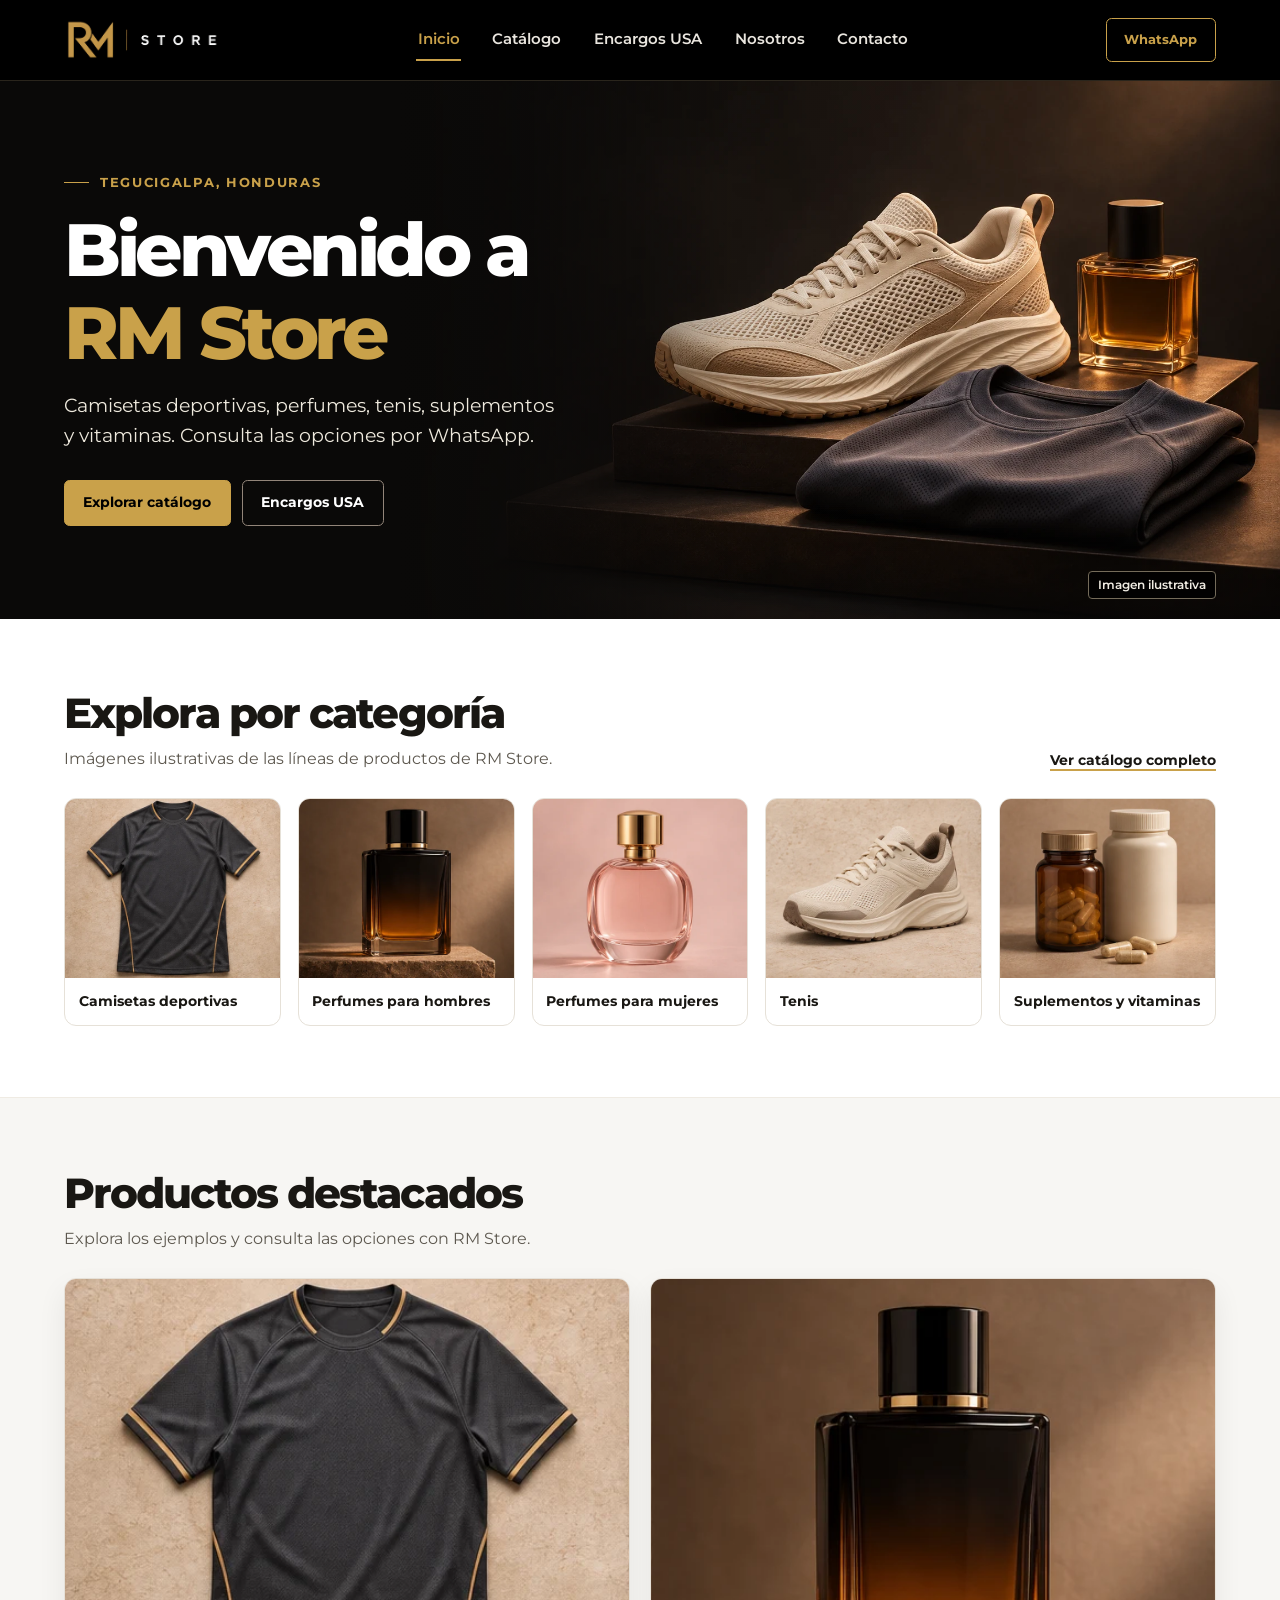
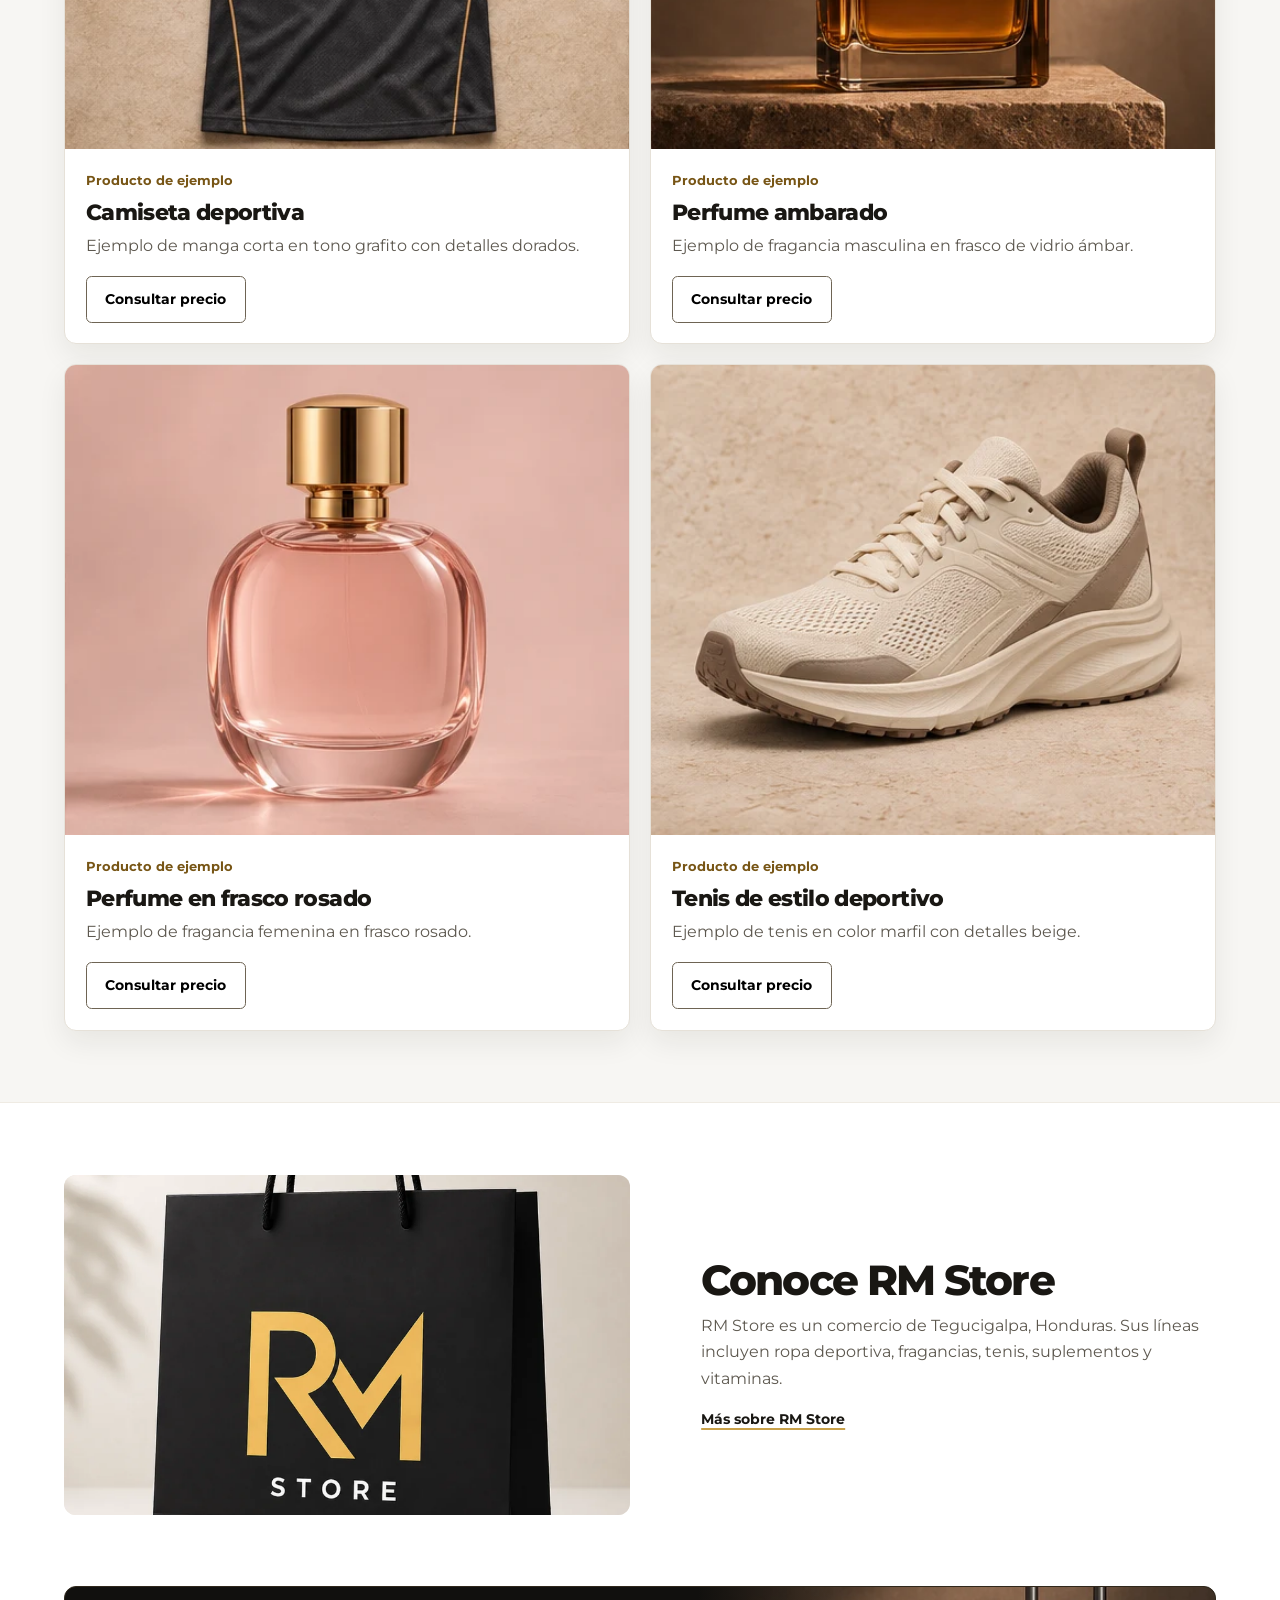
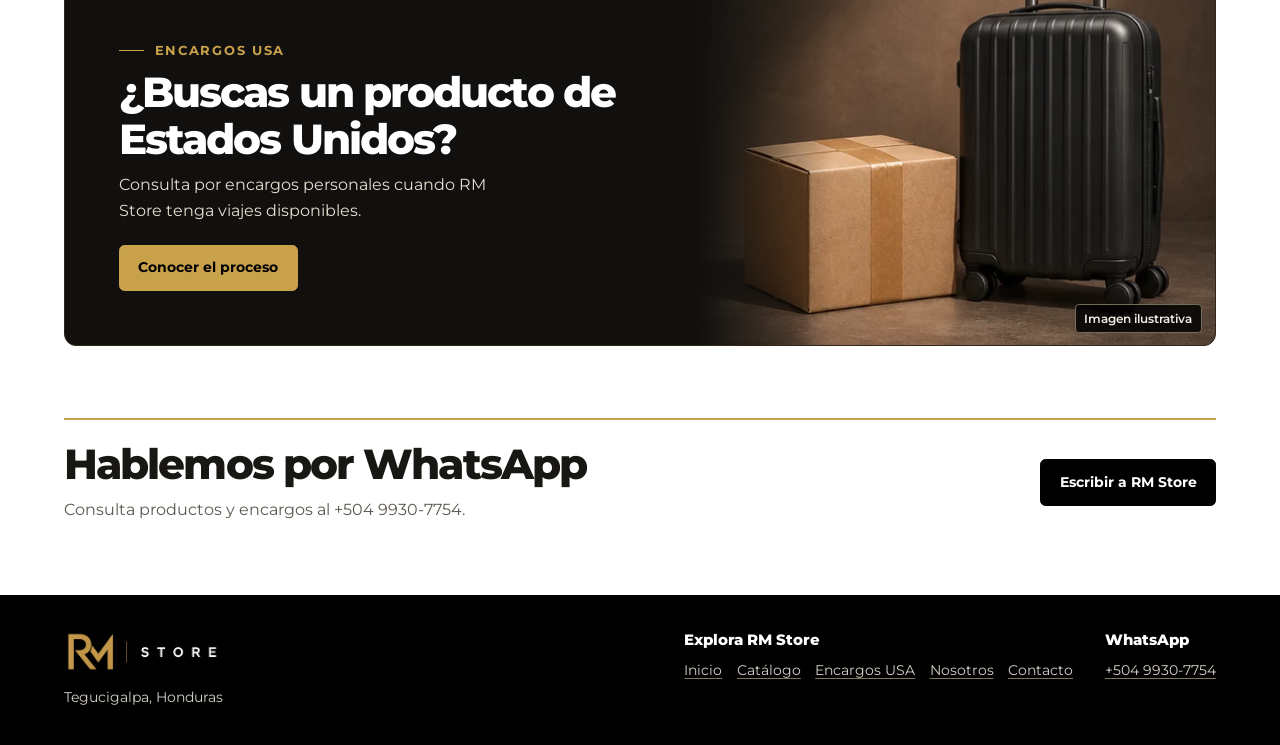
<file: index.html>
<!DOCTYPE html>
<html lang="es-HN">
<head>
    <meta charset="UTF-8">
    <meta name="viewport" content="width=device-width, initial-scale=1">
    <meta name="description" content="Explora las categorías de RM Store en Tegucigalpa. Consulta por WhatsApp y conoce los encargos personales desde Estados Unidos.">
    <title>Inicio | RM Store</title>
    <link rel="icon" href="imgs/branding/favicon-rm.png" type="image/png">
    <link rel="stylesheet" href="css/grid.css">
    <link rel="stylesheet" href="css/styles.css">
</head>
<body>
    <a class="skip-link" href="#contenido">Saltar al contenido</a>
    <header class="site-header">
        <div class="container header-inner">
            <a class="brand" href="index.html"><img src="imgs/branding/logo-horizontal.png" alt="RM Store" width="351" height="93"></a>
            <nav class="site-nav" aria-label="Navegación principal">
                <ul>
                    <li><a href="index.html" aria-current="page">Inicio</a></li>
                    <li><a href="catalogo.html">Catálogo</a></li>
                    <li><a href="encargos.html">Encargos USA</a></li>
                    <li><a href="nosotros.html">Nosotros</a></li>
                    <li><a href="contacto.html">Contacto</a></li>
                </ul>
            </nav>
            <a class="button button--outline-gold header-contact" href="https://wa.me/50499307754">WhatsApp</a>
        </div>
    </header>

    <main id="contenido" tabindex="-1">
        <section class="hero" aria-labelledby="bienvenida">
            <div class="container hero-inner">
                <div class="hero-copy">
                    <p class="location">Tegucigalpa, Honduras</p>
                    <h1 id="bienvenida">Bienvenido a <span>RM Store</span></h1>
                    <p class="hero-description">Camisetas deportivas, perfumes, tenis, suplementos y vitaminas. Consulta las opciones por WhatsApp.</p>
                    <div class="button-group">
                        <a class="button button--gold" href="catalogo.html">Explorar catálogo</a>
                        <a class="button button--outline-light" href="encargos.html">Encargos USA</a>
                    </div>
                </div>
            </div>
            <figure class="hero-visual">
                <img src="imgs/banners/inicio.webp" alt="Tenis marfil, perfume ámbar y camiseta deportiva sobre una base oscura" width="1536" height="1024" fetchpriority="high">
                <figcaption class="image-caption">Imagen ilustrativa</figcaption>
            </figure>
        </section>

        <section class="section" aria-labelledby="categorias">
            <div class="container">
                <div class="section-heading">
                    <div>
                        <h2 id="categorias">Explora por categoría</h2>
                        <p>Imágenes ilustrativas de las líneas de productos de RM Store.</p>
                    </div>
                    <a class="text-link" href="catalogo.html">Ver catálogo completo</a>
                </div>
                <ul class="category-list">
                    <li>
                        <a class="category-card" href="catalogo.html#camisetas">
                            <img src="imgs/productos/camiseta-deportiva.webp" alt="Camiseta deportiva grafito con ribetes dorados" width="512" height="512" loading="lazy">
                            <span>Camisetas deportivas</span>
                        </a>
                    </li>
                    <li>
                        <a class="category-card" href="catalogo.html#perfumes-hombre">
                            <img src="imgs/productos/perfume-hombre.webp" alt="Frasco de perfume rectangular de vidrio ámbar oscuro" width="512" height="512" loading="lazy">
                            <span>Perfumes para hombres</span>
                        </a>
                    </li>
                    <li>
                        <a class="category-card" href="catalogo.html#perfumes-mujer">
                            <img src="imgs/productos/perfume-mujer.webp" alt="Frasco de perfume rosado con tapa dorada" width="512" height="512" loading="lazy">
                            <span>Perfumes para mujeres</span>
                        </a>
                    </li>
                    <li>
                        <a class="category-card" href="catalogo.html#tenis">
                            <img src="imgs/productos/tenis.webp" alt="Tenis color marfil con detalles beige" width="512" height="512" loading="lazy">
                            <span>Tenis</span>
                        </a>
                    </li>
                    <li>
                        <a class="category-card" href="catalogo.html#suplementos">
                            <img src="imgs/productos/suplementos-vitaminas.webp" alt="Dos envases de suplementos con cápsulas junto a ellos" width="512" height="512" loading="lazy">
                            <span>Suplementos y vitaminas</span>
                        </a>
                    </li>
                </ul>
            </div>
        </section>

        <section class="section section--tinted" aria-labelledby="destacados">
            <div class="container grid">
                <div class="section-heading">
                    <div>
                        <h2 id="destacados">Productos destacados</h2>
                        <p>Explora los ejemplos y consulta las opciones con RM Store.</p>
                    </div>
                </div>
                <div class="row">
                    <div class="col-12 col-m-6 col-xl-3">
                        <article class="product-card">
                            <img class="product-image" src="imgs/productos/camiseta-deportiva.webp" alt="Camiseta deportiva grafito con ribetes dorados" width="512" height="512" loading="lazy">
                            <div class="product-body">
                                <p class="product-context">Producto de ejemplo</p>
                                <h3>Camiseta deportiva</h3>
                                <p>Ejemplo de manga corta en tono grafito con detalles dorados.</p>
                                <a class="button button--outline-dark" href="https://wa.me/50499307754?text=Hola%2C%20RM%20Store.%20Quisiera%20consultar%20precios%20y%20opciones%20de%20camisetas%20deportivas." aria-label="Consultar precio por WhatsApp: camisetas deportivas">Consultar precio</a>
                            </div>
                        </article>
                    </div>
                    <div class="col-12 col-m-6 col-xl-3">
                        <article class="product-card">
                            <img class="product-image" src="imgs/productos/perfume-hombre.webp" alt="Frasco de perfume rectangular de vidrio ámbar oscuro" width="512" height="512" loading="lazy">
                            <div class="product-body">
                                <p class="product-context">Producto de ejemplo</p>
                                <h3>Perfume ambarado</h3>
                                <p>Ejemplo de fragancia masculina en frasco de vidrio ámbar.</p>
                                <a class="button button--outline-dark" href="https://wa.me/50499307754?text=Hola%2C%20RM%20Store.%20Quisiera%20consultar%20precios%20y%20opciones%20de%20perfumes%20para%20hombres." aria-label="Consultar precio por WhatsApp: perfumes para hombres">Consultar precio</a>
                            </div>
                        </article>
                    </div>
                    <div class="col-12 col-m-6 col-xl-3">
                        <article class="product-card">
                            <img class="product-image" src="imgs/productos/perfume-mujer.webp" alt="Frasco de perfume rosado con tapa dorada" width="512" height="512" loading="lazy">
                            <div class="product-body">
                                <p class="product-context">Producto de ejemplo</p>
                                <h3>Perfume en frasco rosado</h3>
                                <p>Ejemplo de fragancia femenina en frasco rosado.</p>
                                <a class="button button--outline-dark" href="https://wa.me/50499307754?text=Hola%2C%20RM%20Store.%20Quisiera%20consultar%20precios%20y%20opciones%20de%20perfumes%20para%20mujeres." aria-label="Consultar precio por WhatsApp: perfumes para mujeres">Consultar precio</a>
                            </div>
                        </article>
                    </div>
                    <div class="col-12 col-m-6 col-xl-3">
                        <article class="product-card">
                            <img class="product-image" src="imgs/productos/tenis.webp" alt="Tenis color marfil con detalles beige" width="512" height="512" loading="lazy">
                            <div class="product-body">
                                <p class="product-context">Producto de ejemplo</p>
                                <h3>Tenis de estilo deportivo</h3>
                                <p>Ejemplo de tenis en color marfil con detalles beige.</p>
                                <a class="button button--outline-dark" href="https://wa.me/50499307754?text=Hola%2C%20RM%20Store.%20Quisiera%20consultar%20precios%20y%20opciones%20de%20tenis." aria-label="Consultar precio por WhatsApp: tenis">Consultar precio</a>
                            </div>
                        </article>
                    </div>
                </div>
            </div>
        </section>

        <section class="section" aria-labelledby="conoce-rm">
            <div class="container grid">
                <div class="row story-row">
                    <div class="col-12 col-m-6">
                        <img class="story-image" src="imgs/branding/aplicacion-bolsa.webp" alt="Bolsa negra con el logotipo dorado y blanco de RM Store" width="900" height="900" loading="lazy">
                    </div>
                    <div class="col-12 col-m-6">
                        <div class="story-copy">
                            <h2 id="conoce-rm">Conoce RM Store</h2>
                            <p>RM Store es un comercio de Tegucigalpa, Honduras. Sus líneas incluyen ropa deportiva, fragancias, tenis, suplementos y vitaminas.</p>
                            <a class="text-link" href="nosotros.html">Más sobre RM Store</a>
                        </div>
                    </div>
                </div>
            </div>
        </section>

        <section class="container order-panel" aria-labelledby="encargos-usa">
            <div class="order-panel-copy">
                <p class="location">Encargos USA</p>
                <h2 id="encargos-usa">¿Buscas un producto de Estados Unidos?</h2>
                <p>Consulta por encargos personales cuando RM Store tenga viajes disponibles.</p>
                <a class="button button--gold" href="encargos.html">Conocer el proceso</a>
            </div>
            <figure class="order-visual">
                <img src="imgs/banners/encargos-usa.webp" alt="Caja de cartón junto a una maleta, imagen ilustrativa" width="512" height="512" loading="lazy">
                <figcaption class="image-caption">Imagen ilustrativa</figcaption>
            </figure>
        </section>

        <section class="section" aria-labelledby="hablemos">
            <div class="container contact-strip">
                <div>
                    <h2 id="hablemos">Hablemos por WhatsApp</h2>
                    <p>Consulta productos y encargos al +504 9930-7754.</p>
                </div>
                <a class="button button--dark" href="https://wa.me/50499307754">Escribir a RM Store</a>
            </div>
        </section>
    </main>

    <footer class="site-footer">
        <div class="container footer-inner">
            <div class="footer-brand">
                <a class="brand" href="index.html"><img src="imgs/branding/logo-horizontal.png" alt="RM Store" width="351" height="93"></a>
                <p>Tegucigalpa, Honduras</p>
            </div>
            <nav class="footer-nav" aria-label="Páginas de RM Store">
                <h2>Explora RM Store</h2>
                <ul>
                    <li><a href="index.html">Inicio</a></li>
                    <li><a href="catalogo.html">Catálogo</a></li>
                    <li><a href="encargos.html">Encargos USA</a></li>
                    <li><a href="nosotros.html">Nosotros</a></li>
                    <li><a href="contacto.html">Contacto</a></li>
                </ul>
            </nav>
            <div class="footer-contact">
                <h2>WhatsApp</h2>
                <a href="https://wa.me/50499307754">+504 9930-7754</a>
            </div>
        </div>
    </footer>
</body>
</html>
</file>
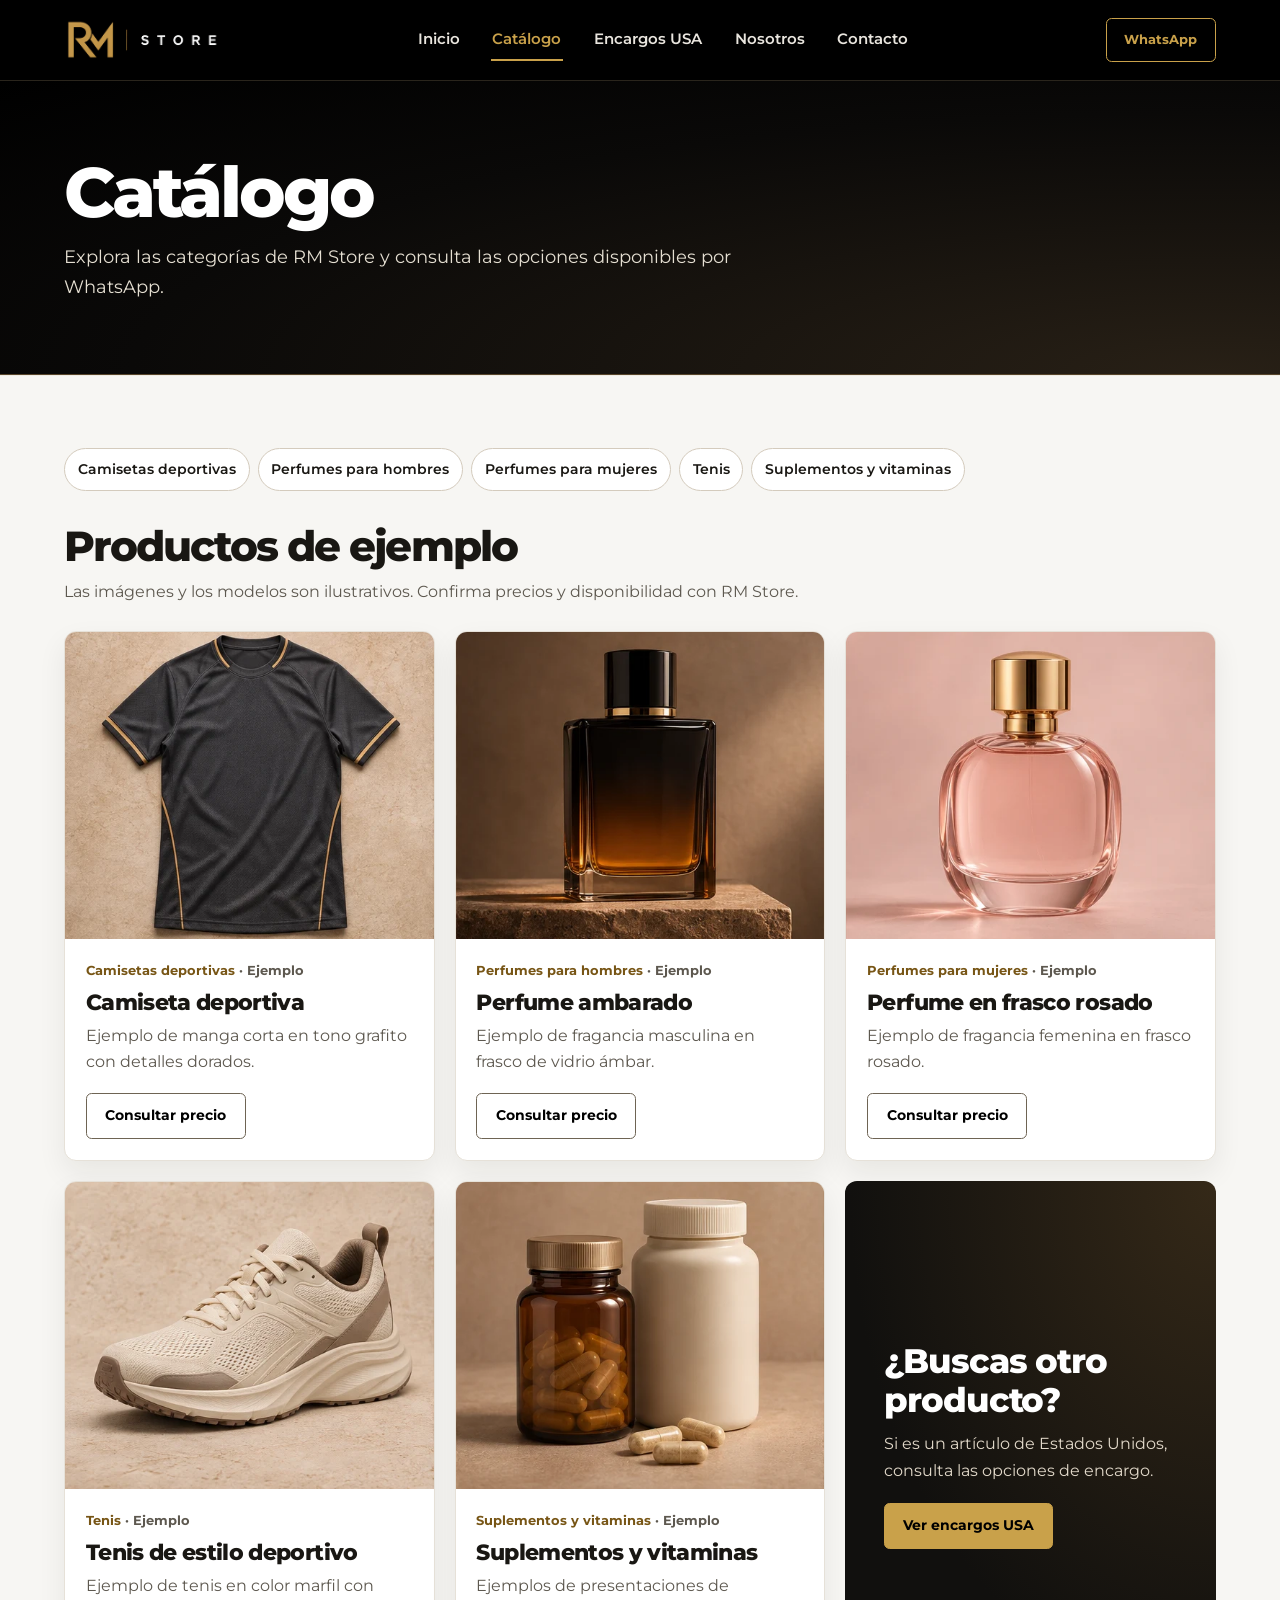
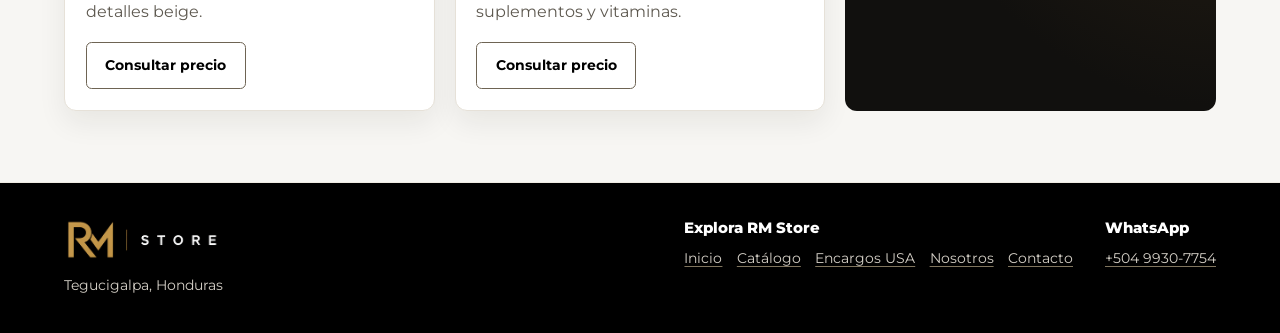
<file: catalogo.html>
<!DOCTYPE html>
<html lang="es-HN">
<head>
    <meta charset="UTF-8">
    <meta name="viewport" content="width=device-width, initial-scale=1">
    <meta name="description" content="Descubre ejemplos de camisetas, perfumes, tenis, suplementos y vitaminas. Consulta precios y disponibilidad con RM Store.">
    <title>Catálogo | RM Store</title>
    <link rel="icon" href="imgs/branding/favicon-rm.png" type="image/png">
    <link rel="stylesheet" href="css/grid.css">
    <link rel="stylesheet" href="css/styles.css">
</head>
<body>
    <a class="skip-link" href="#contenido">Saltar al contenido</a>
    <header class="site-header">
        <div class="container header-inner">
            <a class="brand" href="index.html"><img src="imgs/branding/logo-horizontal.png" alt="RM Store" width="351" height="93"></a>
            <nav class="site-nav" aria-label="Navegación principal">
                <ul>
                    <li><a href="index.html">Inicio</a></li>
                    <li><a href="catalogo.html" aria-current="page">Catálogo</a></li>
                    <li><a href="encargos.html">Encargos USA</a></li>
                    <li><a href="nosotros.html">Nosotros</a></li>
                    <li><a href="contacto.html">Contacto</a></li>
                </ul>
            </nav>
            <a class="button button--outline-gold header-contact" href="https://wa.me/50499307754">WhatsApp</a>
        </div>
    </header>

    <main id="contenido" tabindex="-1">
        <section class="page-hero">
            <div class="container">
                <h1>Catálogo</h1>
                <p>Explora las categorías de RM Store y consulta las opciones disponibles por WhatsApp.</p>
            </div>
        </section>

        <section class="section section--tinted" aria-labelledby="productos">
            <div class="container grid">
                <nav class="category-nav" aria-label="Ir a una categoría">
                    <ul>
                        <li><a href="#camisetas">Camisetas deportivas</a></li>
                        <li><a href="#perfumes-hombre">Perfumes para hombres</a></li>
                        <li><a href="#perfumes-mujer">Perfumes para mujeres</a></li>
                        <li><a href="#tenis">Tenis</a></li>
                        <li><a href="#suplementos">Suplementos y vitaminas</a></li>
                    </ul>
                </nav>
                <div class="section-heading">
                    <div>
                        <h2 id="productos">Productos de ejemplo</h2>
                        <p>Las imágenes y los modelos son ilustrativos. Confirma precios y disponibilidad con RM Store.</p>
                    </div>
                </div>
                <div class="row">
                    <div class="col-12 col-m-6 col-l-4">
                        <article class="product-card" id="camisetas">
                            <img class="product-image" src="imgs/productos/camiseta-deportiva.webp" alt="Camiseta deportiva grafito con ribetes dorados" width="512" height="512">
                            <div class="product-body">
                                <p class="product-context">Camisetas deportivas <span>· Ejemplo</span></p>
                                <h3>Camiseta deportiva</h3>
                                <p>Ejemplo de manga corta en tono grafito con detalles dorados.</p>
                                <a class="button button--outline-dark" href="https://wa.me/50499307754?text=Hola%2C%20RM%20Store.%20Quisiera%20consultar%20precios%20y%20opciones%20de%20camisetas%20deportivas." aria-label="Consultar precio por WhatsApp: camisetas deportivas">Consultar precio</a>
                            </div>
                        </article>
                    </div>
                    <div class="col-12 col-m-6 col-l-4">
                        <article class="product-card" id="perfumes-hombre">
                            <img class="product-image" src="imgs/productos/perfume-hombre.webp" alt="Frasco de perfume rectangular de vidrio ámbar oscuro" width="512" height="512">
                            <div class="product-body">
                                <p class="product-context">Perfumes para hombres <span>· Ejemplo</span></p>
                                <h3>Perfume ambarado</h3>
                                <p>Ejemplo de fragancia masculina en frasco de vidrio ámbar.</p>
                                <a class="button button--outline-dark" href="https://wa.me/50499307754?text=Hola%2C%20RM%20Store.%20Quisiera%20consultar%20precios%20y%20opciones%20de%20perfumes%20para%20hombres." aria-label="Consultar precio por WhatsApp: perfumes para hombres">Consultar precio</a>
                            </div>
                        </article>
                    </div>
                    <div class="col-12 col-m-6 col-l-4">
                        <article class="product-card" id="perfumes-mujer">
                            <img class="product-image" src="imgs/productos/perfume-mujer.webp" alt="Frasco de perfume rosado con tapa dorada" width="512" height="512">
                            <div class="product-body">
                                <p class="product-context">Perfumes para mujeres <span>· Ejemplo</span></p>
                                <h3>Perfume en frasco rosado</h3>
                                <p>Ejemplo de fragancia femenina en frasco rosado.</p>
                                <a class="button button--outline-dark" href="https://wa.me/50499307754?text=Hola%2C%20RM%20Store.%20Quisiera%20consultar%20precios%20y%20opciones%20de%20perfumes%20para%20mujeres." aria-label="Consultar precio por WhatsApp: perfumes para mujeres">Consultar precio</a>
                            </div>
                        </article>
                    </div>
                    <div class="col-12 col-m-6 col-l-4">
                        <article class="product-card" id="tenis">
                            <img class="product-image" src="imgs/productos/tenis.webp" alt="Tenis color marfil con detalles beige" width="512" height="512">
                            <div class="product-body">
                                <p class="product-context">Tenis <span>· Ejemplo</span></p>
                                <h3>Tenis de estilo deportivo</h3>
                                <p>Ejemplo de tenis en color marfil con detalles beige.</p>
                                <a class="button button--outline-dark" href="https://wa.me/50499307754?text=Hola%2C%20RM%20Store.%20Quisiera%20consultar%20precios%20y%20opciones%20de%20tenis." aria-label="Consultar precio por WhatsApp: tenis">Consultar precio</a>
                            </div>
                        </article>
                    </div>
                    <div class="col-12 col-m-6 col-l-4">
                        <article class="product-card" id="suplementos">
                            <img class="product-image" src="imgs/productos/suplementos-vitaminas.webp" alt="Dos envases de suplementos con cápsulas junto a ellos" width="512" height="512">
                            <div class="product-body">
                                <p class="product-context">Suplementos y vitaminas <span>· Ejemplo</span></p>
                                <h3>Suplementos y vitaminas</h3>
                                <p>Ejemplos de presentaciones de suplementos y vitaminas.</p>
                                <a class="button button--outline-dark" href="https://wa.me/50499307754?text=Hola%2C%20RM%20Store.%20Quisiera%20consultar%20precios%20y%20opciones%20de%20suplementos%20y%20vitaminas." aria-label="Consultar precio por WhatsApp: suplementos y vitaminas">Consultar precio</a>
                            </div>
                        </article>
                    </div>
                    <div class="col-12 col-m-6 col-l-4">
                        <aside class="catalog-order">
                            <div>
                                <h3>¿Buscas otro producto?</h3>
                                <p>Si es un artículo de Estados Unidos, consulta las opciones de encargo.</p>
                                <a class="button button--gold" href="encargos.html">Ver encargos USA</a>
                            </div>
                        </aside>
                    </div>
                </div>
            </div>
        </section>
    </main>

    <footer class="site-footer">
        <div class="container footer-inner">
            <div class="footer-brand">
                <a class="brand" href="index.html"><img src="imgs/branding/logo-horizontal.png" alt="RM Store" width="351" height="93"></a>
                <p>Tegucigalpa, Honduras</p>
            </div>
            <nav class="footer-nav" aria-label="Páginas de RM Store">
                <h2>Explora RM Store</h2>
                <ul>
                    <li><a href="index.html">Inicio</a></li>
                    <li><a href="catalogo.html">Catálogo</a></li>
                    <li><a href="encargos.html">Encargos USA</a></li>
                    <li><a href="nosotros.html">Nosotros</a></li>
                    <li><a href="contacto.html">Contacto</a></li>
                </ul>
            </nav>
            <div class="footer-contact">
                <h2>WhatsApp</h2>
                <a href="https://wa.me/50499307754">+504 9930-7754</a>
            </div>
        </div>
    </footer>
</body>
</html>
</file>
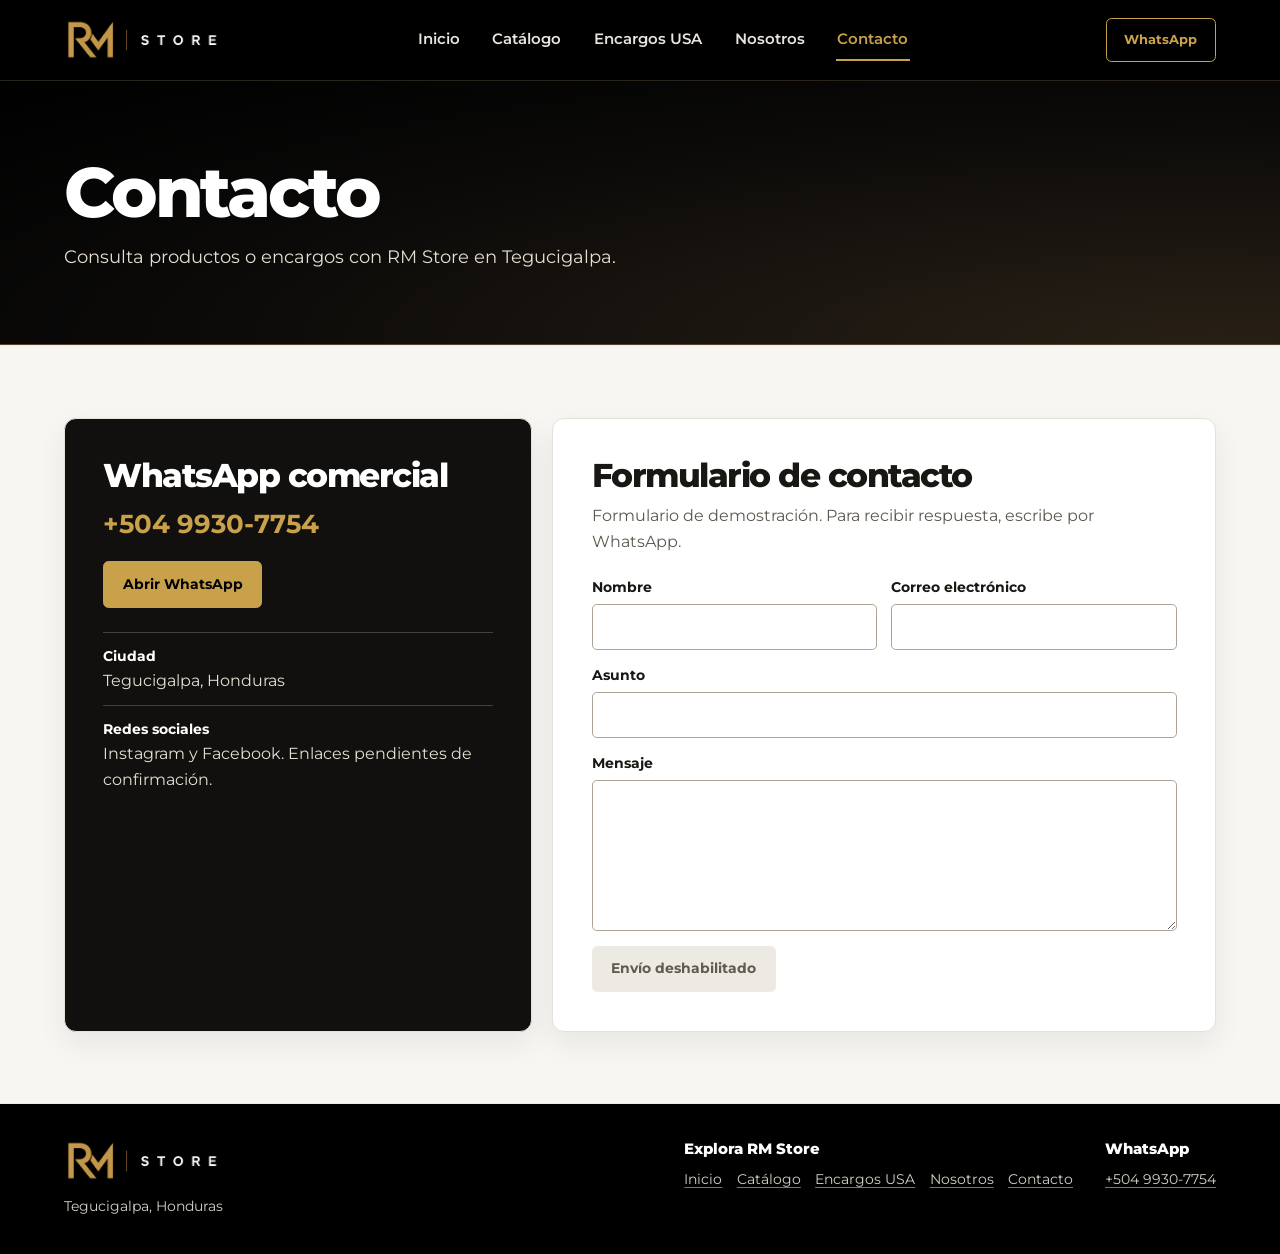
<file: contacto.html>
<!DOCTYPE html>
<html lang="es-HN">
<head>
    <meta charset="UTF-8">
    <meta name="viewport" content="width=device-width, initial-scale=1">
    <meta name="description" content="Contacta a RM Store por WhatsApp al +504 9930-7754. RM Store opera en Tegucigalpa, Honduras.">
    <title>Contacto | RM Store</title>
    <link rel="icon" href="imgs/branding/favicon-rm.png" type="image/png">
    <link rel="stylesheet" href="css/grid.css">
    <link rel="stylesheet" href="css/styles.css">
</head>
<body>
    <a class="skip-link" href="#contenido">Saltar al contenido</a>
    <header class="site-header">
        <div class="container header-inner">
            <a class="brand" href="index.html"><img src="imgs/branding/logo-horizontal.png" alt="RM Store" width="351" height="93"></a>
            <nav class="site-nav" aria-label="Navegación principal">
                <ul>
                    <li><a href="index.html">Inicio</a></li>
                    <li><a href="catalogo.html">Catálogo</a></li>
                    <li><a href="encargos.html">Encargos USA</a></li>
                    <li><a href="nosotros.html">Nosotros</a></li>
                    <li><a href="contacto.html" aria-current="page">Contacto</a></li>
                </ul>
            </nav>
            <a class="button button--outline-gold header-contact" href="https://wa.me/50499307754">WhatsApp</a>
        </div>
    </header>

    <main id="contenido" tabindex="-1">
        <section class="page-hero">
            <div class="container">
                <h1>Contacto</h1>
                <p>Consulta productos o encargos con RM Store en Tegucigalpa.</p>
            </div>
        </section>

        <section class="section section--tinted" aria-label="Canales de contacto y formulario">
            <div class="container grid">
                <div class="row">
                    <div class="col-12 col-l-5">
                        <section class="contact-card" aria-labelledby="whatsapp">
                            <h2 id="whatsapp">WhatsApp comercial</h2>
                            <p class="phone">+504 9930-7754</p>
                            <a class="button button--gold" href="https://wa.me/50499307754">Abrir WhatsApp</a>
                            <dl class="details-list">
                                <div>
                                    <dt>Ciudad</dt>
                                    <dd>Tegucigalpa, Honduras</dd>
                                </div>
                                <div>
                                    <dt>Redes sociales</dt>
                                    <dd>Instagram y Facebook. Enlaces pendientes de confirmación.</dd>
                                </div>
                            </dl>
                        </section>
                    </div>
                    <div class="col-12 col-l-7">
                        <section class="form-card" aria-labelledby="formulario">
                            <h2 id="formulario">Formulario de contacto</h2>
                            <p id="form-info">Formulario de demostración. Para recibir respuesta, escribe por WhatsApp.</p>
                            <form aria-describedby="form-info">
                                <div class="form-pair">
                                    <div class="field">
                                        <label for="nombre">Nombre</label>
                                        <input id="nombre" name="nombre" type="text" autocomplete="name">
                                    </div>
                                    <div class="field">
                                        <label for="correo">Correo electrónico</label>
                                        <input id="correo" name="correo" type="email" autocomplete="email">
                                    </div>
                                </div>
                                <div class="field">
                                    <label for="asunto">Asunto</label>
                                    <input id="asunto" name="asunto" type="text">
                                </div>
                                <div class="field">
                                    <label for="mensaje">Mensaje</label>
                                    <textarea id="mensaje" name="mensaje" rows="5"></textarea>
                                </div>
                                <button class="button" type="submit" disabled>Envío deshabilitado</button>
                            </form>
                        </section>
                    </div>
                </div>
            </div>
        </section>
    </main>

    <footer class="site-footer">
        <div class="container footer-inner">
            <div class="footer-brand">
                <a class="brand" href="index.html"><img src="imgs/branding/logo-horizontal.png" alt="RM Store" width="351" height="93"></a>
                <p>Tegucigalpa, Honduras</p>
            </div>
            <nav class="footer-nav" aria-label="Páginas de RM Store">
                <h2>Explora RM Store</h2>
                <ul>
                    <li><a href="index.html">Inicio</a></li>
                    <li><a href="catalogo.html">Catálogo</a></li>
                    <li><a href="encargos.html">Encargos USA</a></li>
                    <li><a href="nosotros.html">Nosotros</a></li>
                    <li><a href="contacto.html">Contacto</a></li>
                </ul>
            </nav>
            <div class="footer-contact">
                <h2>WhatsApp</h2>
                <a href="https://wa.me/50499307754">+504 9930-7754</a>
            </div>
        </div>
    </footer>
</body>
</html>
</file>
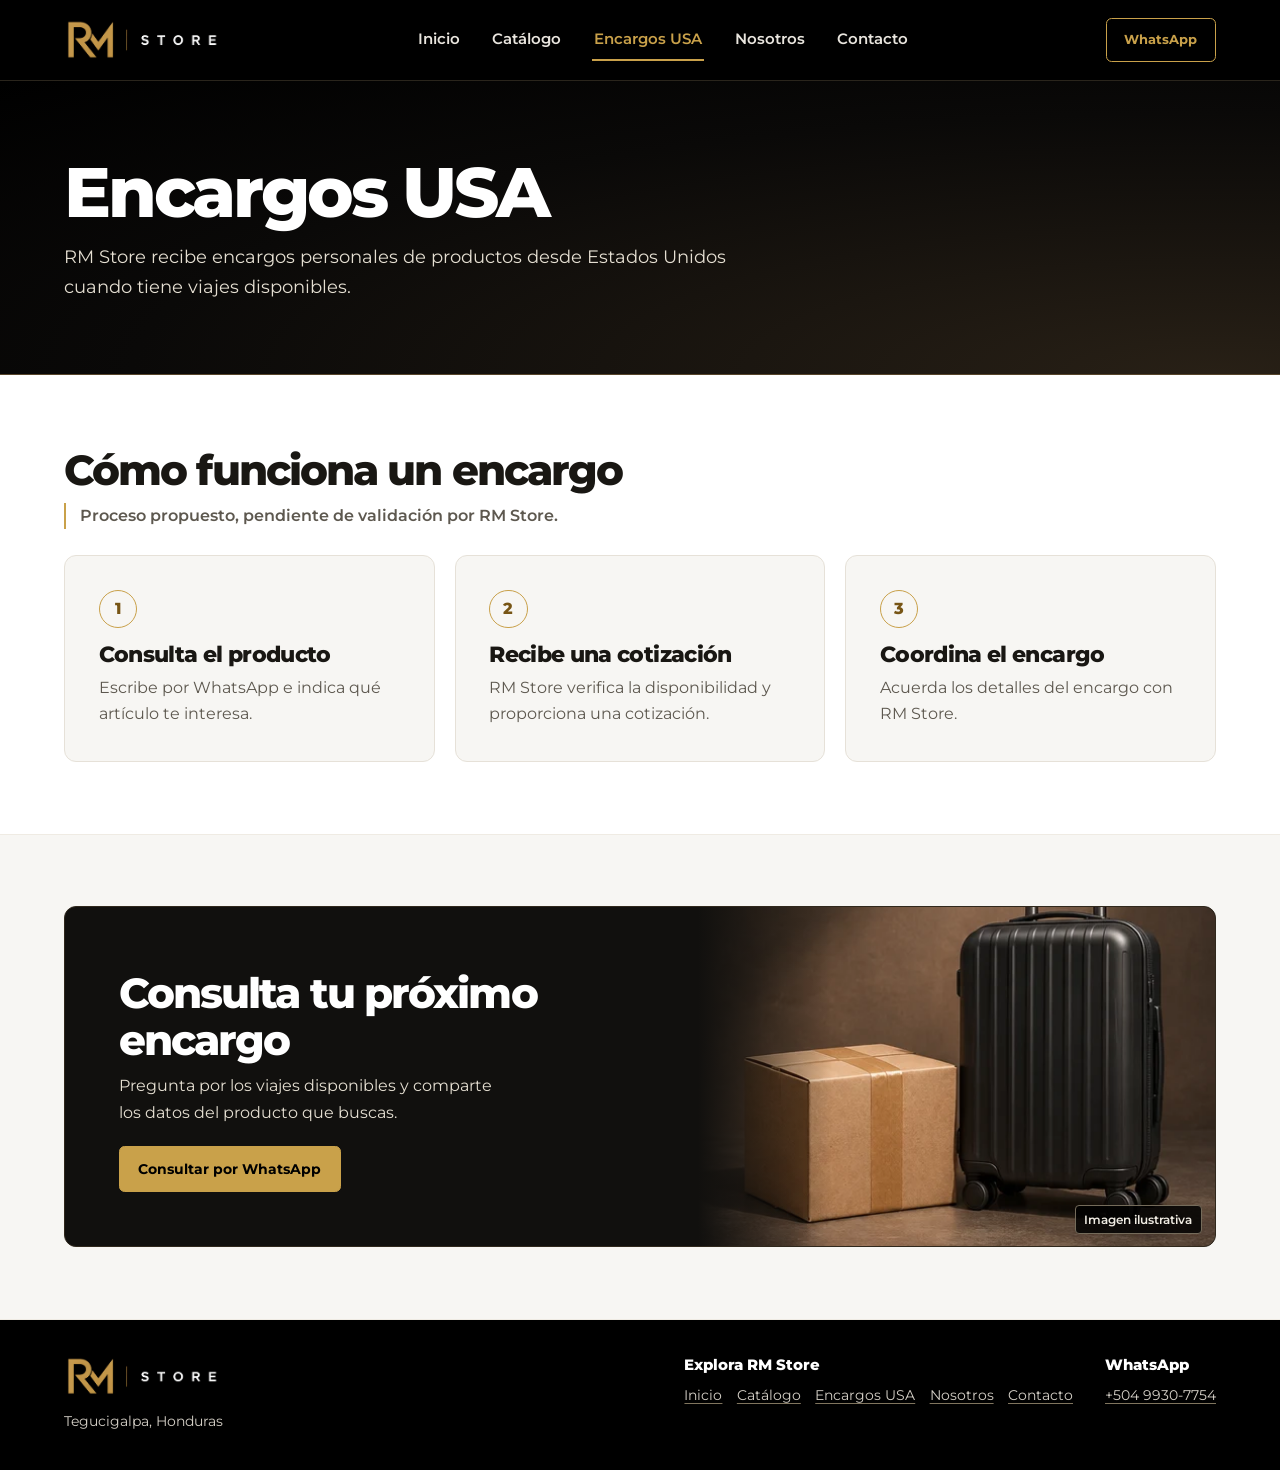
<file: encargos.html>
<!DOCTYPE html>
<html lang="es-HN">
<head>
    <meta charset="UTF-8">
    <meta name="viewport" content="width=device-width, initial-scale=1">
    <meta name="description" content="Consulta por encargos personales desde Estados Unidos cuando RM Store tenga viajes disponibles.">
    <title>Encargos USA | RM Store</title>
    <link rel="icon" href="imgs/branding/favicon-rm.png" type="image/png">
    <link rel="stylesheet" href="css/grid.css">
    <link rel="stylesheet" href="css/styles.css">
</head>
<body>
    <a class="skip-link" href="#contenido">Saltar al contenido</a>
    <header class="site-header">
        <div class="container header-inner">
            <a class="brand" href="index.html"><img src="imgs/branding/logo-horizontal.png" alt="RM Store" width="351" height="93"></a>
            <nav class="site-nav" aria-label="Navegación principal">
                <ul>
                    <li><a href="index.html">Inicio</a></li>
                    <li><a href="catalogo.html">Catálogo</a></li>
                    <li><a href="encargos.html" aria-current="page">Encargos USA</a></li>
                    <li><a href="nosotros.html">Nosotros</a></li>
                    <li><a href="contacto.html">Contacto</a></li>
                </ul>
            </nav>
            <a class="button button--outline-gold header-contact" href="https://wa.me/50499307754">WhatsApp</a>
        </div>
    </header>

    <main id="contenido" tabindex="-1">
        <section class="page-hero">
            <div class="container">
                <h1>Encargos USA</h1>
                <p>RM Store recibe encargos personales de productos desde Estados Unidos cuando tiene viajes disponibles.</p>
            </div>
        </section>

        <section class="section" aria-labelledby="proceso">
            <div class="container grid">
                <div class="section-heading">
                    <div>
                        <h2 id="proceso">Cómo funciona un encargo</h2>
                        <p class="process-note">Proceso propuesto, pendiente de validación por RM Store.</p>
                    </div>
                </div>
                <ol class="row steps">
                    <li class="col-12 col-l-4">
                        <div class="step">
                            <span class="step-number" aria-hidden="true">1</span>
                            <h3>Consulta el producto</h3>
                            <p>Escribe por WhatsApp e indica qué artículo te interesa.</p>
                        </div>
                    </li>
                    <li class="col-12 col-l-4">
                        <div class="step">
                            <span class="step-number" aria-hidden="true">2</span>
                            <h3>Recibe una cotización</h3>
                            <p>RM Store verifica la disponibilidad y proporciona una cotización.</p>
                        </div>
                    </li>
                    <li class="col-12 col-l-4">
                        <div class="step">
                            <span class="step-number" aria-hidden="true">3</span>
                            <h3>Coordina el encargo</h3>
                            <p>Acuerda los detalles del encargo con RM Store.</p>
                        </div>
                    </li>
                </ol>
            </div>
        </section>

        <section class="section section--tinted" aria-labelledby="consulta-encargo">
            <div class="container order-panel">
                <div class="order-panel-copy">
                    <h2 id="consulta-encargo">Consulta tu próximo encargo</h2>
                    <p>Pregunta por los viajes disponibles y comparte los datos del producto que buscas.</p>
                    <a class="button button--gold" href="https://wa.me/50499307754?text=Hola%2C%20RM%20Store.%20Quisiera%20consultar%20por%20un%20encargo%20desde%20Estados%20Unidos.">Consultar por WhatsApp</a>
                </div>
                <figure class="order-visual">
                    <img src="imgs/banners/encargos-usa.webp" alt="Caja de cartón junto a una maleta, imagen ilustrativa" width="512" height="512" loading="lazy">
                    <figcaption class="image-caption">Imagen ilustrativa</figcaption>
                </figure>
            </div>
        </section>
    </main>

    <footer class="site-footer">
        <div class="container footer-inner">
            <div class="footer-brand">
                <a class="brand" href="index.html"><img src="imgs/branding/logo-horizontal.png" alt="RM Store" width="351" height="93"></a>
                <p>Tegucigalpa, Honduras</p>
            </div>
            <nav class="footer-nav" aria-label="Páginas de RM Store">
                <h2>Explora RM Store</h2>
                <ul>
                    <li><a href="index.html">Inicio</a></li>
                    <li><a href="catalogo.html">Catálogo</a></li>
                    <li><a href="encargos.html">Encargos USA</a></li>
                    <li><a href="nosotros.html">Nosotros</a></li>
                    <li><a href="contacto.html">Contacto</a></li>
                </ul>
            </nav>
            <div class="footer-contact">
                <h2>WhatsApp</h2>
                <a href="https://wa.me/50499307754">+504 9930-7754</a>
            </div>
        </div>
    </footer>
</body>
</html>
</file>
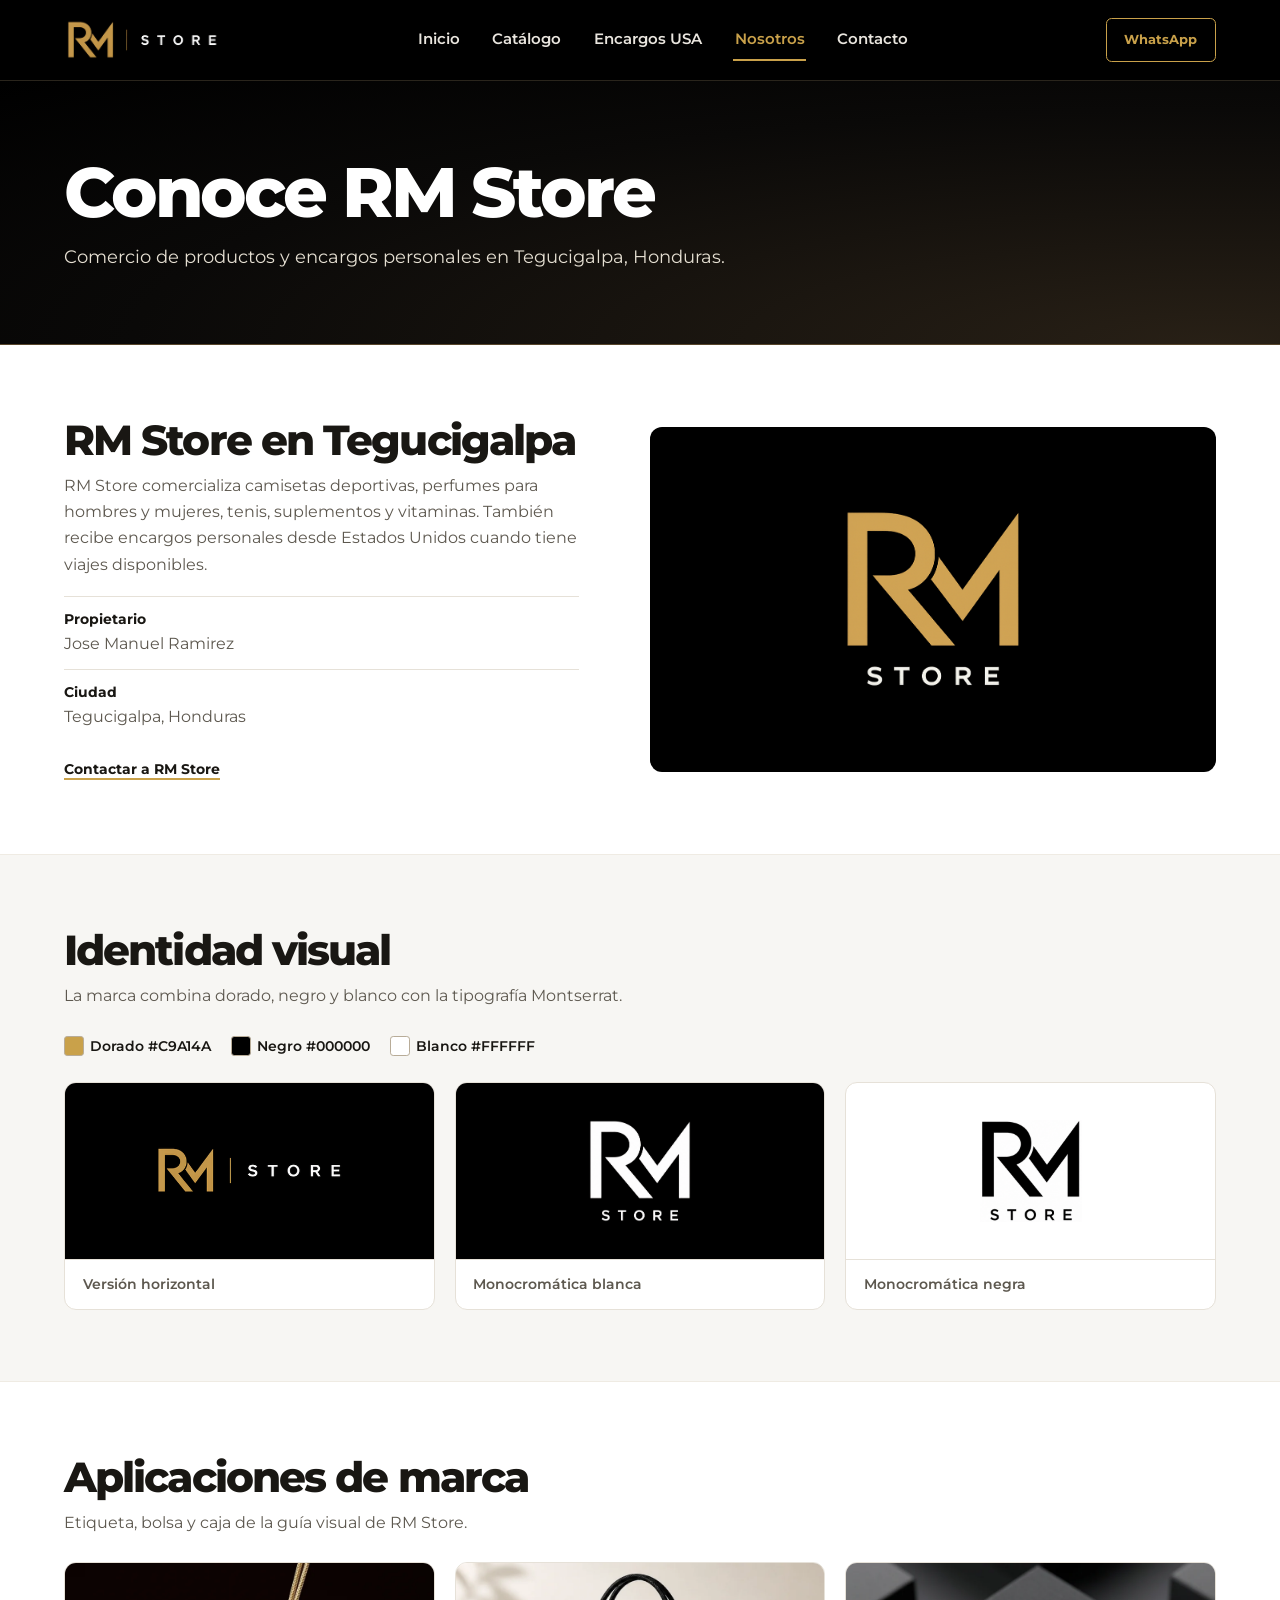
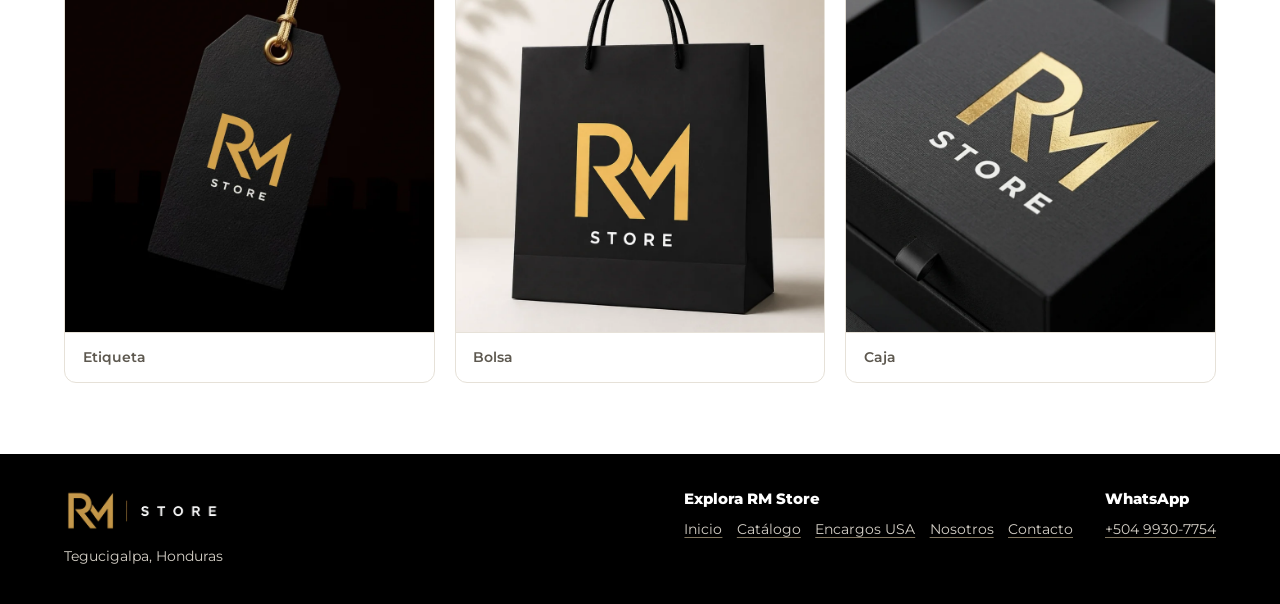
<file: nosotros.html>
<!DOCTYPE html>
<html lang="es-HN">
<head>
    <meta charset="UTF-8">
    <meta name="viewport" content="width=device-width, initial-scale=1">
    <meta name="description" content="Conoce RM Store, su actividad comercial en Tegucigalpa y las aplicaciones de su identidad visual.">
    <title>Nosotros | RM Store</title>
    <link rel="icon" href="imgs/branding/favicon-rm.png" type="image/png">
    <link rel="stylesheet" href="css/grid.css">
    <link rel="stylesheet" href="css/styles.css">
</head>
<body>
    <a class="skip-link" href="#contenido">Saltar al contenido</a>
    <header class="site-header">
        <div class="container header-inner">
            <a class="brand" href="index.html"><img src="imgs/branding/logo-horizontal.png" alt="RM Store" width="351" height="93"></a>
            <nav class="site-nav" aria-label="Navegación principal">
                <ul>
                    <li><a href="index.html">Inicio</a></li>
                    <li><a href="catalogo.html">Catálogo</a></li>
                    <li><a href="encargos.html">Encargos USA</a></li>
                    <li><a href="nosotros.html" aria-current="page">Nosotros</a></li>
                    <li><a href="contacto.html">Contacto</a></li>
                </ul>
            </nav>
            <a class="button button--outline-gold header-contact" href="https://wa.me/50499307754">WhatsApp</a>
        </div>
    </header>

    <main id="contenido" tabindex="-1">
        <section class="page-hero">
            <div class="container">
                <h1>Conoce RM Store</h1>
                <p>Comercio de productos y encargos personales en Tegucigalpa, Honduras.</p>
            </div>
        </section>

        <section class="section" aria-labelledby="empresa">
            <div class="container grid">
                <div class="row story-row">
                    <div class="col-12 col-m-6">
                        <div class="company-copy">
                            <h2 id="empresa">RM Store en Tegucigalpa</h2>
                            <p>RM Store comercializa camisetas deportivas, perfumes para hombres y mujeres, tenis, suplementos y vitaminas. También recibe encargos personales desde Estados Unidos cuando tiene viajes disponibles.</p>
                            <dl class="details-list">
                                <div>
                                    <dt>Propietario</dt>
                                    <dd>Jose Manuel Ramirez</dd>
                                </div>
                                <div>
                                    <dt>Ciudad</dt>
                                    <dd>Tegucigalpa, Honduras</dd>
                                </div>
                            </dl>
                            <a class="text-link" href="contacto.html">Contactar a RM Store</a>
                        </div>
                    </div>
                    <div class="col-12 col-m-6">
                        <div class="brand-feature">
                            <img src="imgs/branding/logo-vertical.png" alt="Logotipo vertical de RM Store en dorado y blanco" width="439" height="444">
                        </div>
                    </div>
                </div>
            </div>
        </section>

        <section class="section section--tinted" aria-labelledby="identidad">
            <div class="container grid">
                <div class="section-heading">
                    <div>
                        <h2 id="identidad">Identidad visual</h2>
                        <p>La marca combina dorado, negro y blanco con la tipografía Montserrat.</p>
                    </div>
                </div>
                <ul class="palette" aria-label="Paleta de RM Store">
                    <li><span class="swatch swatch--gold"></span>Dorado #C9A14A</li>
                    <li><span class="swatch swatch--black"></span>Negro #000000</li>
                    <li><span class="swatch swatch--white"></span>Blanco #FFFFFF</li>
                </ul>
                <div class="row">
                    <div class="col-12 col-m-6 col-l-4">
                        <figure class="brand-card">
                            <div class="brand-sample brand-sample--dark">
                                <img class="sample-horizontal" src="imgs/branding/logo-horizontal.png" alt="RM Store" width="351" height="93">
                            </div>
                            <figcaption>Versión horizontal</figcaption>
                        </figure>
                    </div>
                    <div class="col-12 col-m-6 col-l-4">
                        <figure class="brand-card">
                            <div class="brand-sample brand-sample--dark">
                                <img src="imgs/branding/logo-monocromatico-blanco.png" alt="Logotipo monocromático blanco de RM Store" width="534" height="536" loading="lazy">
                            </div>
                            <figcaption>Monocromática blanca</figcaption>
                        </figure>
                    </div>
                    <div class="col-12 col-m-6 col-l-4">
                        <figure class="brand-card">
                            <div class="brand-sample">
                                <img src="imgs/branding/logo-monocromatico-negro.png" alt="Logotipo monocromático negro de RM Store" width="609" height="608" loading="lazy">
                            </div>
                            <figcaption>Monocromática negra</figcaption>
                        </figure>
                    </div>
                </div>
            </div>
        </section>

        <section class="section" aria-labelledby="aplicaciones">
            <div class="container grid">
                <div class="section-heading">
                    <div>
                        <h2 id="aplicaciones">Aplicaciones de marca</h2>
                        <p>Etiqueta, bolsa y caja de la guía visual de RM Store.</p>
                    </div>
                </div>
                <div class="row">
                    <div class="col-12 col-m-6 col-l-4">
                        <figure class="brand-card">
                            <img class="application-image" src="imgs/branding/aplicacion-etiqueta.webp" alt="Etiqueta negra con cordón y logotipo dorados" width="900" height="900" loading="lazy">
                            <figcaption>Etiqueta</figcaption>
                        </figure>
                    </div>
                    <div class="col-12 col-m-6 col-l-4">
                        <figure class="brand-card">
                            <img class="application-image" src="imgs/branding/aplicacion-bolsa.webp" alt="Bolsa negra de papel con el logotipo de RM Store" width="900" height="900" loading="lazy">
                            <figcaption>Bolsa</figcaption>
                        </figure>
                    </div>
                    <div class="col-12 col-m-6 col-l-4">
                        <figure class="brand-card">
                            <img class="application-image" src="imgs/branding/aplicacion-caja.webp" alt="Caja oscura con el logotipo dorado y blanco de RM Store" width="900" height="900" loading="lazy">
                            <figcaption>Caja</figcaption>
                        </figure>
                    </div>
                </div>
            </div>
        </section>
    </main>

    <footer class="site-footer">
        <div class="container footer-inner">
            <div class="footer-brand">
                <a class="brand" href="index.html"><img src="imgs/branding/logo-horizontal.png" alt="RM Store" width="351" height="93"></a>
                <p>Tegucigalpa, Honduras</p>
            </div>
            <nav class="footer-nav" aria-label="Páginas de RM Store">
                <h2>Explora RM Store</h2>
                <ul>
                    <li><a href="index.html">Inicio</a></li>
                    <li><a href="catalogo.html">Catálogo</a></li>
                    <li><a href="encargos.html">Encargos USA</a></li>
                    <li><a href="nosotros.html">Nosotros</a></li>
                    <li><a href="contacto.html">Contacto</a></li>
                </ul>
            </nav>
            <div class="footer-contact">
                <h2>WhatsApp</h2>
                <a href="https://wa.me/50499307754">+504 9930-7754</a>
            </div>
        </div>
    </footer>
</body>
</html>
</file>
<file: css/grid.css>
.grid {
    display: flex;
    flex-direction: column;
    --grid-gutter: 1.25rem;
}

.grid > .row {
    display: flex;
    flex-wrap: wrap;
    margin-inline: calc(var(--grid-gutter) / -2);
    row-gap: var(--grid-gutter);
}

.grid > .row > [class*="col-"] {
    display: flex;
    flex: 0 0 auto;
    flex-direction: column;
    min-width: 0;
    padding-inline: calc(var(--grid-gutter) / 2);
}

.grid > .row > .col-1 { flex-basis: calc(100% / 12 * 1); }
.grid > .row > .col-2 { flex-basis: calc(100% / 12 * 2); }
.grid > .row > .col-3 { flex-basis: calc(100% / 12 * 3); }
.grid > .row > .col-4 { flex-basis: calc(100% / 12 * 4); }
.grid > .row > .col-5 { flex-basis: calc(100% / 12 * 5); }
.grid > .row > .col-6 { flex-basis: calc(100% / 12 * 6); }
.grid > .row > .col-7 { flex-basis: calc(100% / 12 * 7); }
.grid > .row > .col-8 { flex-basis: calc(100% / 12 * 8); }
.grid > .row > .col-9 { flex-basis: calc(100% / 12 * 9); }
.grid > .row > .col-10 { flex-basis: calc(100% / 12 * 10); }
.grid > .row > .col-11 { flex-basis: calc(100% / 12 * 11); }
.grid > .row > .col-12 { flex-basis: calc(100% / 12 * 12); }

@media (min-width: 768px) {
    .grid > .row > .col-m-1 { flex-basis: calc(100% / 12 * 1); }
    .grid > .row > .col-m-2 { flex-basis: calc(100% / 12 * 2); }
    .grid > .row > .col-m-3 { flex-basis: calc(100% / 12 * 3); }
    .grid > .row > .col-m-4 { flex-basis: calc(100% / 12 * 4); }
    .grid > .row > .col-m-5 { flex-basis: calc(100% / 12 * 5); }
    .grid > .row > .col-m-6 { flex-basis: calc(100% / 12 * 6); }
    .grid > .row > .col-m-7 { flex-basis: calc(100% / 12 * 7); }
    .grid > .row > .col-m-8 { flex-basis: calc(100% / 12 * 8); }
    .grid > .row > .col-m-9 { flex-basis: calc(100% / 12 * 9); }
    .grid > .row > .col-m-10 { flex-basis: calc(100% / 12 * 10); }
    .grid > .row > .col-m-11 { flex-basis: calc(100% / 12 * 11); }
    .grid > .row > .col-m-12 { flex-basis: calc(100% / 12 * 12); }
}

@media (min-width: 1025px) {
    .grid > .row > .col-l-1 { flex-basis: calc(100% / 12 * 1); }
    .grid > .row > .col-l-2 { flex-basis: calc(100% / 12 * 2); }
    .grid > .row > .col-l-3 { flex-basis: calc(100% / 12 * 3); }
    .grid > .row > .col-l-4 { flex-basis: calc(100% / 12 * 4); }
    .grid > .row > .col-l-5 { flex-basis: calc(100% / 12 * 5); }
    .grid > .row > .col-l-6 { flex-basis: calc(100% / 12 * 6); }
    .grid > .row > .col-l-7 { flex-basis: calc(100% / 12 * 7); }
    .grid > .row > .col-l-8 { flex-basis: calc(100% / 12 * 8); }
    .grid > .row > .col-l-9 { flex-basis: calc(100% / 12 * 9); }
    .grid > .row > .col-l-10 { flex-basis: calc(100% / 12 * 10); }
    .grid > .row > .col-l-11 { flex-basis: calc(100% / 12 * 11); }
    .grid > .row > .col-l-12 { flex-basis: calc(100% / 12 * 12); }
}

@media (min-width: 1328px) {
    .grid > .row > .col-xl-1 { flex-basis: calc(100% / 12 * 1); }
    .grid > .row > .col-xl-2 { flex-basis: calc(100% / 12 * 2); }
    .grid > .row > .col-xl-3 { flex-basis: calc(100% / 12 * 3); }
    .grid > .row > .col-xl-4 { flex-basis: calc(100% / 12 * 4); }
    .grid > .row > .col-xl-5 { flex-basis: calc(100% / 12 * 5); }
    .grid > .row > .col-xl-6 { flex-basis: calc(100% / 12 * 6); }
    .grid > .row > .col-xl-7 { flex-basis: calc(100% / 12 * 7); }
    .grid > .row > .col-xl-8 { flex-basis: calc(100% / 12 * 8); }
    .grid > .row > .col-xl-9 { flex-basis: calc(100% / 12 * 9); }
    .grid > .row > .col-xl-10 { flex-basis: calc(100% / 12 * 10); }
    .grid > .row > .col-xl-11 { flex-basis: calc(100% / 12 * 11); }
    .grid > .row > .col-xl-12 { flex-basis: calc(100% / 12 * 12); }
}
</file>
<file: css/styles.css>
@import url("https://fonts.googleapis.com/css2?family=Montserrat:wght@400;500;600;700;800&display=swap");

:root {
    --dorado: #C9A14A;
    --negro: #000000;
    --blanco: #FFFFFF;
    --dorado-oscuro: #775515;
    --tinta: #191713;
    --texto-secundario: #5d584f;
    --fondo-suave: #f7f6f3;
    --borde: #e6e1d8;
    --oscuro: #11100e;
    --radio: 0.75rem;
    --sombra: 0 0.75rem 1.8rem rgba(32, 25, 13, 0.07);
    --margen: clamp(1rem, 5vw, 4.5rem);
}

* {
    box-sizing: border-box;
}

body {
    display: flex;
    flex-direction: column;
    min-height: 100vh;
    margin: 0;
    background: var(--blanco);
    color: var(--tinta);
    font-family: "Montserrat", Arial, sans-serif;
    font-size: 1rem;
    line-height: 1.65;
}

main {
    flex: 1 0 auto;
}

h1,
h2,
h3,
p,
figure,
dd {
    margin: 0;
}

h1,
h2,
h3 {
    font-weight: 800;
    line-height: 1.12;
    letter-spacing: -0.045em;
}

h2 {
    font-size: clamp(1.7rem, 3.3vw, 2.8rem);
}

h3 {
    font-size: clamp(1.12rem, 1.7vw, 1.35rem);
    letter-spacing: -0.03em;
}

img {
    display: block;
    max-width: 100%;
    height: auto;
}

a {
    color: inherit;
}

button,
input,
textarea {
    font: inherit;
}

:focus-visible {
    outline: 0.18rem solid #a9792b;
    outline-offset: 0.2rem;
}

.container {
    width: min(calc(100% - var(--margen) * 2), 82rem);
    margin-inline: auto;
}

.skip-link {
    position: absolute;
    z-index: 5;
    top: 0.5rem;
    left: var(--margen);
    transform: translateY(-180%);
    padding: 0.55rem 1rem;
    background: var(--blanco);
    color: var(--negro);
    font-weight: 700;
}

.skip-link:focus {
    transform: translateY(0);
}

.site-header,
.site-footer {
    background: var(--negro);
    color: var(--blanco);
}

.site-header {
    border-bottom: 1px solid #2a251c;
}

.header-inner {
    display: flex;
    flex-wrap: wrap;
    align-items: center;
    justify-content: space-between;
    gap: 0.25rem 1rem;
    padding-block: 0.7rem 0.35rem;
}

.brand {
    display: inline-block;
    flex: 0 0 auto;
    border-radius: 0.15rem;
}

.brand img {
    width: clamp(7.1rem, 17vw, 9.75rem);
}

.site-nav {
    order: 1;
    width: 100%;
}

.site-nav ul,
.footer-nav ul,
.category-list,
.category-nav ul,
.palette {
    margin: 0;
    padding: 0;
    list-style: none;
}

.site-nav ul {
    display: flex;
    flex-wrap: wrap;
    justify-content: center;
    column-gap: clamp(0.6rem, 2.25vw, 1.5rem);
}

.site-nav a {
    display: inline-flex;
    align-items: center;
    min-height: 2.65rem;
    padding-inline: 0.1rem;
    border-bottom: 2px solid transparent;
    color: #e9e5de;
    font-size: 0.81rem;
    font-weight: 600;
    text-decoration: none;
    transition: color 160ms ease, border-color 160ms ease;
}

.site-nav a:hover,
.site-nav a[aria-current="page"] {
    border-color: var(--dorado);
    color: var(--dorado);
}

.button {
    display: inline-flex;
    width: fit-content;
    max-width: 100%;
    min-height: 2.9rem;
    align-items: center;
    justify-content: center;
    padding: 0.68rem 1.15rem;
    border: 1px solid transparent;
    border-radius: 0.35rem;
    font-size: 0.9rem;
    font-weight: 700;
    line-height: 1.35;
    text-align: center;
    text-decoration: none;
    transition: background-color 160ms ease, border-color 160ms ease, color 160ms ease;
}

.button--gold {
    border-color: var(--dorado);
    background: var(--dorado);
    color: var(--negro);
}

.button--gold:hover {
    border-color: #dfb85e;
    background: #dfb85e;
}

.button--outline-gold {
    border-color: var(--dorado);
    color: var(--dorado);
}

.button--outline-gold:hover {
    background: var(--dorado);
    color: var(--negro);
}

.header-contact {
    min-height: 2.5rem;
    padding-inline: 0.85rem;
    font-size: 0.82rem;
}

.button--outline-light {
    border-color: #928579;
    color: var(--blanco);
}

.button--outline-light:hover {
    border-color: var(--blanco);
    background: var(--blanco);
    color: var(--negro);
}

.button--outline-dark {
    border-color: #6e6454;
    color: var(--negro);
}

.button--outline-dark:hover,
.button--dark {
    border-color: var(--negro);
    background: var(--negro);
    color: var(--blanco);
}

.button--dark:hover {
    background: #372b19;
}

.button:disabled {
    background: #edeae4;
    color: #625a4e;
    cursor: not-allowed;
}

.button-group {
    display: flex;
    flex-wrap: wrap;
    gap: 0.7rem;
}

.hero {
    position: relative;
    overflow: hidden;
    background: #0a0908;
    color: var(--blanco);
}

.hero-inner {
    position: relative;
    z-index: 1;
    padding-block: clamp(2.5rem, 6vw, 5rem) 1.4rem;
}

.hero-copy {
    max-width: 38rem;
}

.location {
    display: flex;
    align-items: center;
    gap: 0.7rem;
    color: var(--dorado);
    font-size: 0.81rem;
    font-weight: 700;
    letter-spacing: 0.13em;
    line-height: 1.45;
    text-transform: uppercase;
}

.location::before {
    width: 1.55rem;
    height: 1px;
    flex: 0 0 auto;
    background: currentColor;
    content: "";
}

.hero h1 {
    margin-block: 1rem;
    font-size: clamp(2.6rem, 5.8vw, 5.4rem);
    letter-spacing: -0.06em;
}

.hero h1 span {
    display: block;
    color: var(--dorado);
}

.hero-description {
    max-width: 31rem;
    margin-block-end: 1.5rem;
    color: #eee9dd;
    font-size: clamp(1rem, 1.5vw, 1.16rem);
}

.hero-visual,
.order-visual {
    position: relative;
    isolation: isolate;
}

.hero-visual {
    height: clamp(13.5rem, 65vw, 26rem);
}

.hero-visual img,
.order-visual img {
    position: absolute;
    z-index: -2;
    inset: 0;
    width: 100%;
    height: 100%;
    object-fit: cover;
}

.hero-visual img {
    object-position: 61% 53%;
}

.hero-visual::after {
    position: absolute;
    z-index: -1;
    inset: 0;
    background: linear-gradient(180deg, #0a0908, transparent 26%, transparent 80%, rgba(10, 9, 8, 0.6));
    content: "";
}

.image-caption {
    position: absolute;
    right: 0.8rem;
    bottom: 0.75rem;
    padding: 0.22rem 0.55rem;
    border: 1px solid #746b5a;
    border-radius: 0.25rem;
    background: rgba(0, 0, 0, 0.84);
    color: #f0ece3;
    font-size: 0.75rem;
    font-weight: 600;
}

.page-hero {
    padding-block: clamp(2.75rem, 5.6vw, 5rem);
    border-bottom: 1px solid #56442a;
    background: radial-gradient(ellipse at 95% 100%, #282016, #0a0908 63%, var(--negro));
    color: var(--blanco);
}

.page-hero h1 {
    margin-bottom: 0.65rem;
    font-size: clamp(2.6rem, 5.5vw, 4.85rem);
}

.page-hero p {
    max-width: 43rem;
    color: #e5dfd2;
    font-size: clamp(1rem, 1.55vw, 1.15rem);
}

.section {
    padding-block: clamp(3rem, 5.6vw, 5.5rem);
}

.section--tinted {
    border-block: 1px solid #efebe3;
    background: var(--fondo-suave);
}

.section-heading {
    display: flex;
    flex-wrap: wrap;
    align-items: end;
    justify-content: space-between;
    gap: 0.65rem 1.5rem;
    margin-bottom: 1.6rem;
}

.section-heading p,
.story-copy p,
.company-copy p,
.contact-strip p,
.product-body > p,
.step p,
.form-card > p {
    color: var(--texto-secundario);
}

.section-heading p,
.story-copy p,
.company-copy p,
.contact-strip p,
.step p,
.form-card > p {
    margin-top: 0.55rem;
}

.text-link {
    width: fit-content;
    font-size: 0.9rem;
    font-weight: 700;
    text-decoration-color: var(--dorado);
    text-decoration-thickness: 0.12rem;
    text-underline-offset: 0.3em;
}

.text-link:hover {
    color: var(--dorado-oscuro);
}

.category-list {
    display: flex;
    flex-wrap: wrap;
    gap: 0.85rem;
}

.category-list li {
    display: flex;
    flex: 0 0 calc((100% - 0.85rem) / 2);
    min-width: 0;
}

.category-card,
.product-card,
.brand-card {
    overflow: hidden;
    border: 1px solid var(--borde);
    border-radius: var(--radio);
    background: var(--blanco);
}

.category-card {
    display: flex;
    width: 100%;
    flex-direction: column;
    text-decoration: none;
    transition: border-color 160ms ease, box-shadow 160ms ease;
}

.category-card:hover {
    border-color: var(--dorado);
    box-shadow: var(--sombra);
}

.category-card img,
.product-image {
    width: 100%;
    aspect-ratio: 6 / 5;
    background: #ebe4d9;
    object-fit: cover;
}

.category-card span {
    padding: 0.75rem 0.65rem;
    font-size: 0.88rem;
    font-weight: 700;
    line-height: 1.35;
}

.category-nav {
    margin-bottom: 2rem;
}

.category-nav ul {
    display: flex;
    flex-wrap: wrap;
    gap: 0.5rem;
}

.category-nav a {
    display: block;
    padding: 0.55rem 0.8rem;
    border: 1px solid #d4cbbd;
    border-radius: 1.7rem;
    background: var(--blanco);
    color: var(--tinta);
    font-size: 0.88rem;
    font-weight: 600;
    text-decoration: none;
    transition: border-color 160ms ease, background-color 160ms ease;
}

.category-nav a:hover {
    border-color: var(--dorado);
    background: #f6edd9;
}

.product-card {
    display: flex;
    flex: 1;
    flex-direction: column;
    scroll-margin-top: 1.25rem;
    box-shadow: var(--sombra);
}

.product-card:target {
    outline: 2px solid #a9792b;
    outline-offset: 0.24rem;
}

.product-body {
    display: flex;
    flex: 1;
    flex-direction: column;
    align-items: flex-start;
    gap: 0.55rem;
    padding: 1.1rem;
}

.product-body .product-context {
    color: var(--dorado-oscuro);
    font-size: 0.81rem;
    font-weight: 700;
}

.product-context span {
    color: var(--texto-secundario);
}

.product-body > p:not(.product-context) {
    margin-bottom: 0.5rem;
}

.product-body .button {
    margin-top: auto;
}

.catalog-order {
    display: flex;
    flex: 1;
    align-items: center;
    min-height: 17rem;
    padding: clamp(1.4rem, 3vw, 2.75rem);
    border-radius: var(--radio);
    background: radial-gradient(ellipse at 100% 0%, #352918, var(--oscuro) 70%);
    color: var(--blanco);
}

.catalog-order h3 {
    max-width: 13ch;
    font-size: clamp(1.45rem, 2.8vw, 2.15rem);
}

.catalog-order p {
    margin-block: 0.75rem 1.15rem;
    color: #e2d9ca;
}

.story-row {
    align-items: center;
}

.story-image {
    width: 100%;
    max-height: 28rem;
    aspect-ratio: 5 / 3;
    border-radius: var(--radio);
    background: #ece7dd;
    object-fit: cover;
    object-position: center 48%;
}

.story-copy,
.company-copy {
    max-width: 37rem;
}

.story-copy a,
.company-copy a {
    display: inline-block;
    margin-top: 1rem;
}

.order-panel {
    display: flex;
    flex-direction: column;
    overflow: hidden;
    border: 1px solid #30281c;
    border-radius: var(--radio);
    background: var(--oscuro);
    color: var(--blanco);
}

.order-panel-copy {
    padding: clamp(1.5rem, 4.2vw, 3.8rem);
}

.order-panel-copy h2 {
    margin-block: 0.55rem;
}

.order-panel-copy > p:not(.location) {
    max-width: 36ch;
    margin-bottom: 1.25rem;
    color: #e5dfd2;
}

.order-visual {
    min-height: 14rem;
    margin: 0;
}

.order-visual img {
    object-position: center 60%;
}

.order-visual::after {
    position: absolute;
    z-index: -1;
    inset: 0;
    background: linear-gradient(180deg, var(--oscuro), transparent 40%);
    content: "";
}

.contact-strip {
    display: flex;
    flex-wrap: wrap;
    align-items: center;
    justify-content: space-between;
    gap: 1.2rem;
    padding-block-start: 1.35rem;
    border-top: 2px solid var(--dorado);
}

.process-note {
    padding-inline-start: 0.85rem;
    border-left: 0.18rem solid var(--dorado);
    font-weight: 600;
}

.steps {
    margin-block: 0;
    padding: 0;
    list-style: none;
}

.step {
    flex: 1;
    padding: clamp(1.3rem, 2.7vw, 2.1rem);
    border: 1px solid var(--borde);
    border-radius: var(--radio);
    background: var(--fondo-suave);
}

.step-number {
    display: inline-flex;
    min-width: 2.4rem;
    height: 2.4rem;
    align-items: center;
    justify-content: center;
    margin-bottom: 0.85rem;
    border: 1px solid var(--dorado);
    border-radius: 50%;
    color: var(--dorado-oscuro);
    font-weight: 800;
}

.details-list {
    margin-block: 1.1rem 0;
}

.details-list div {
    padding-block: 0.7rem;
    border-top: 1px solid var(--borde);
}

.details-list dt {
    font-size: 0.88rem;
    font-weight: 700;
}

.details-list dd {
    color: var(--texto-secundario);
}

.brand-feature {
    display: flex;
    min-height: clamp(14rem, 27vw, 22rem);
    align-items: center;
    justify-content: center;
    padding: 2.1rem;
    border-radius: var(--radio);
    background: var(--negro);
}

.brand-feature img {
    width: clamp(7rem, 15vw, 11rem);
}

.palette {
    display: flex;
    flex-wrap: wrap;
    gap: 0.7rem 1.25rem;
    margin-bottom: 1.5rem;
}

.palette li {
    display: flex;
    align-items: center;
    gap: 0.4rem;
    font-size: 0.88rem;
    font-weight: 600;
}

.swatch {
    width: 1.23rem;
    height: 1.23rem;
    border: 1px solid #b8ac98;
    border-radius: 0.2rem;
}

.swatch--gold {
    background: var(--dorado);
}

.swatch--black,
.brand-sample--dark {
    background: var(--negro);
}

.swatch--white {
    background: var(--blanco);
}

.brand-sample {
    display: flex;
    height: 11rem;
    align-items: center;
    justify-content: center;
}

.brand-sample img {
    width: auto;
    max-width: 68%;
    max-height: 58%;
}

.brand-sample .sample-horizontal {
    width: 72%;
    max-width: 12rem;
}

.brand-card figcaption {
    padding: 0.8rem 1.1rem;
    border-top: 1px solid var(--borde);
    color: var(--texto-secundario);
    font-size: 0.88rem;
    font-weight: 600;
}

.application-image {
    width: 100%;
    aspect-ratio: 1;
    object-fit: cover;
}

.contact-card,
.form-card {
    padding: clamp(1.15rem, 3vw, 2.55rem);
    border: 1px solid var(--borde);
    border-radius: var(--radio);
    background: var(--blanco);
    box-shadow: var(--sombra);
}

.contact-card {
    background: var(--oscuro);
    color: var(--blanco);
}

.contact-card h2,
.form-card h2 {
    font-size: clamp(1.45rem, 2.6vw, 2.14rem);
}

.contact-card .phone {
    margin-block: 0.55rem 1rem;
    color: var(--dorado);
    font-size: clamp(1.15rem, 2.7vw, 1.6rem);
    font-weight: 700;
}

.contact-card .details-list {
    margin-top: 1.55rem;
}

.contact-card .details-list div {
    border-color: #484138;
}

.contact-card .details-list dd {
    color: #e5dfd2;
}

.form-card form {
    margin-top: 1.25rem;
}

.field {
    margin-bottom: 0.9rem;
}

.field label {
    display: block;
    margin-bottom: 0.25rem;
    font-size: 0.9rem;
    font-weight: 700;
}

.field input,
.field textarea {
    display: block;
    width: 100%;
    min-height: 2.8rem;
    padding: 0.55rem 0.7rem;
    border: 1px solid #aca396;
    border-radius: 0.3rem;
    background: var(--blanco);
    color: var(--tinta);
}

.field textarea {
    resize: vertical;
}

.footer-inner {
    display: flex;
    flex-wrap: wrap;
    justify-content: space-between;
    column-gap: 2rem;
    row-gap: 1.5rem;
    padding-block: 2.25rem;
}

.footer-brand {
    flex: 1 1 13rem;
}

.footer-brand p {
    margin-top: 0.3rem;
}

.site-footer h2 {
    margin-bottom: 0.55rem;
    color: var(--blanco);
    font-size: 0.95rem;
    letter-spacing: 0;
}

.site-footer p,
.site-footer nav a,
.footer-contact > a {
    color: #d4cfc6;
    font-size: 0.88rem;
}

.footer-nav ul {
    display: flex;
    flex-wrap: wrap;
    gap: 0.3rem 0.9rem;
}

.site-footer nav a,
.footer-contact > a {
    text-decoration-color: #80755e;
    text-underline-offset: 0.22em;
}

.site-footer nav a:hover,
.footer-contact > a:hover {
    color: var(--dorado);
}

@media (max-width: 479px) {
    .site-nav ul {
        column-gap: 0.3rem;
    }

    .category-nav a {
        padding-inline: 0.6rem;
    }
}

@media (max-width: 369px) {
    .site-nav li {
        flex: 0 0 calc((100% - 0.6rem) / 3);
        text-align: center;
    }
}

@media (min-width: 768px) {
    .category-list {
        gap: 1.05rem;
    }

    .category-list li {
        flex-basis: calc((100% - 2.1rem) / 3);
    }

    .category-card span {
        padding: 0.85rem;
    }

    .story-copy {
        padding-inline-start: clamp(1rem, 4vw, 3.5rem);
    }

    .company-copy {
        padding-inline-end: clamp(1rem, 4vw, 3.5rem);
    }

    .order-panel {
        flex-direction: row;
    }

    .order-panel-copy {
        flex: 1 1 55%;
    }

    .order-visual {
        flex: 1 1 45%;
    }

    .order-visual::after {
        background: linear-gradient(90deg, var(--oscuro), transparent 26%);
    }

    .form-pair {
        display: flex;
        gap: 0.85rem;
    }

    .form-pair .field {
        flex: 1 1 0;
        min-width: 0;
    }
}

@media (min-width: 1025px) {
    .header-inner {
        flex-wrap: nowrap;
        min-height: 5rem;
        padding-block: 0.45rem;
    }

    .site-nav {
        order: 0;
        width: auto;
    }

    .site-nav ul {
        gap: clamp(1rem, 2.3vw, 2.05rem);
    }

    .site-nav a {
        font-size: 0.91rem;
    }

    .header-contact {
        min-height: 2.8rem;
        padding-inline: 1.1rem;
    }

    .hero-inner {
        display: flex;
        min-height: clamp(32rem, 42vw, 39rem);
        align-items: center;
        padding-block: 4.3rem;
    }

    .hero-copy {
        width: 53%;
    }

    .hero-description {
        margin-bottom: 1.75rem;
    }

    .hero-visual {
        position: absolute;
        inset: 0 0 0 auto;
        width: min(69%, 78rem);
        height: auto;
    }

    .hero-visual::after {
        background:
            linear-gradient(90deg, #0a0908, rgba(10, 9, 8, 0.88) 13%, rgba(10, 9, 8, 0.15) 38%, transparent 61%),
            linear-gradient(0deg, rgba(10, 9, 8, 0.6), transparent 22%);
    }

    .hero-visual .image-caption {
        right: var(--margen);
        bottom: 1.2rem;
    }

    .category-list li {
        flex-basis: calc((100% - 4.2rem) / 5);
    }

    .product-body {
        padding: 1.3rem;
    }

    .contact-card {
        flex: 1;
    }
}

@media (prefers-reduced-motion: reduce) {
    .button,
    .site-nav a,
    .category-card,
    .category-nav a {
        transition: none;
    }
}
</file>
